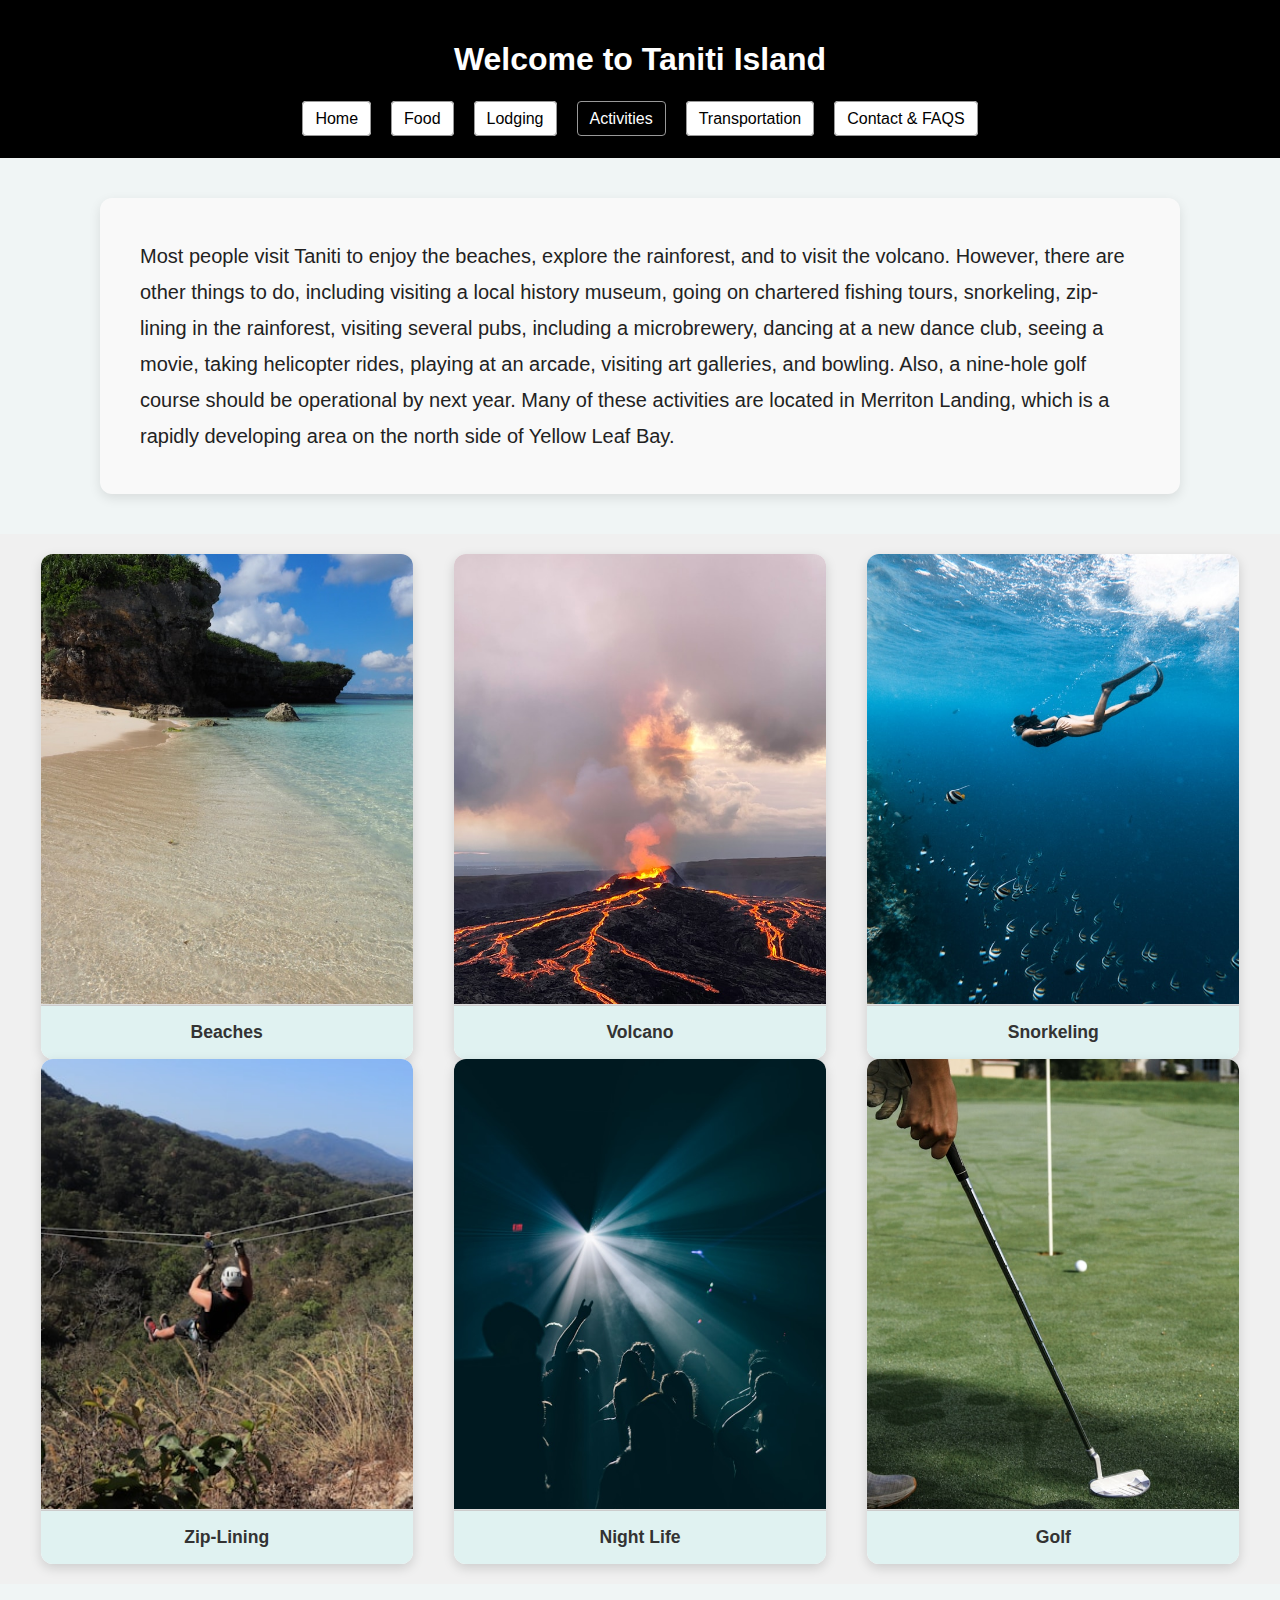
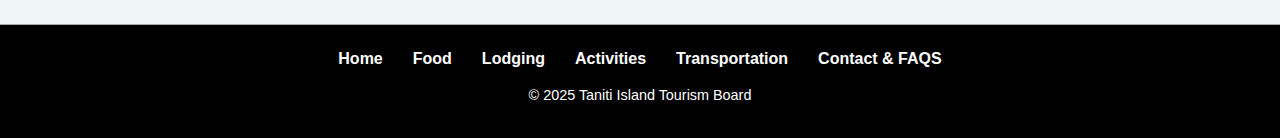
<file: activities.html>
<!DOCTYPE html>
<html lang="en">
  <head>
    <meta charset="UTF-8" />
    <meta name="viewport" content="width=device-width, initial-scale=1.0" />
    <title>Activities</title>

    <link rel="stylesheet" href="styles.css" />
  </head>
  <body>
    <!-- Header -->
    <div class="page-wrapper">
      <header class="header-container">
        <h1 class="title">Welcome to Taniti Island</h1>
        <nav>
          <ul class="nav-menu">
            <li><a href="index.html">Home</a></li>
            <li><a href="food.html">Food</a></li>
            <li><a href="lodging.html">Lodging</a></li>
            <li><a href="activities.html" class="active">Activities</a></li>
            <li><a href="transportation.html">Transportation</a></li>
            <li><a href="contact_faqs.html">Contact & FAQS</a></li>
          </ul>
        </nav>
      </header>
      <div class="info-box">
        Most people visit Taniti to enjoy the beaches, explore the rainforest, and to visit the volcano. However, there are other things to do, including visiting a local history museum, going on chartered fishing tours, snorkeling, zip-lining in the rainforest, visiting several pubs, including a microbrewery, dancing at a new dance club, seeing a movie, taking helicopter rides, playing at an arcade, visiting art galleries, and bowling. Also, a nine-hole golf course should be operational by next year. Many of these activities are located in Merriton Landing, which is a rapidly developing area on the north side of Yellow Leaf Bay.
      </div>
      <section class="activities">
        <div class="food-column">
          <div class="card">
            <div class="activities-card-container">
              <img
                src="assets/beach.jpg"
                alt="local food"
                class="activities-images"
              />
            </div>
            <div class="food-label">Beaches</div>
          </div>
        </div>
        <div class="food-column">
          <div class="card">
            <div class="activities-card-container">
              <img
                src="assets/volcano.jpg"
                alt="cheeseburger and fries"
                class="activities-images"
              />
            </div>
            <div class="food-label">Volcano</div>
          </div>
        </div>
        <div class="food-column">
          <div class="card">
            <div class="activities-card-container">
              <img
                src="assets/snorkeling.jpg"
                alt="pan-asian food"
                class="activities-images"
              />
            </div>
            <div class="food-label">Snorkeling</div>
          </div>
        </div>
        <!--  -->
        <div class="food-column">
          <div class="card">
            <div class="activities-card-container">
              <img
                src="assets/zip-line.jpg"
                alt="pan-asian food"
                class="activities-images"
              />
            </div>
            <div class="food-label">Zip-Lining</div>
          </div>
        </div>
        <!--  -->
        <div class="food-column">
          <div class="card">
            <div class="activities-card-container">
              <img
                src="assets/dance_club.jpg"
                alt="pan-asian food"
                class="activities-images"
              />
            </div>
            <div class="food-label">Night Life</div>
          </div>
        </div>
        <!--  -->
        <div class="food-column">
          <div class="card">
            <div class="activities-card-container">
              <img
                src="assets/golf.jpg"
                alt="pan-asian food"
                class="activities-images"
              />
            </div>
            <div class="food-label">Golf</div>
          </div>
        </div>
        
      </section>
    </div>
    </div>
    <footer>
      <ul class="footer-menu">
        <li><a href="index.html">Home</a></li>
        <li><a href="food.html">Food</a></li>
        <li><a href="lodging.html">Lodging</a></li>
        <li><a href="activities.html">Activities</a></li>
        <li><a href="transportation.html">Transportation</a></li>
        <li><a href="contact_faqs.html">Contact & FAQS</a></li>
      </ul>
      <p class="footer-note">© 2025 Taniti Island Tourism Board</p>
    </footer>
  </body>
</html>
</file>
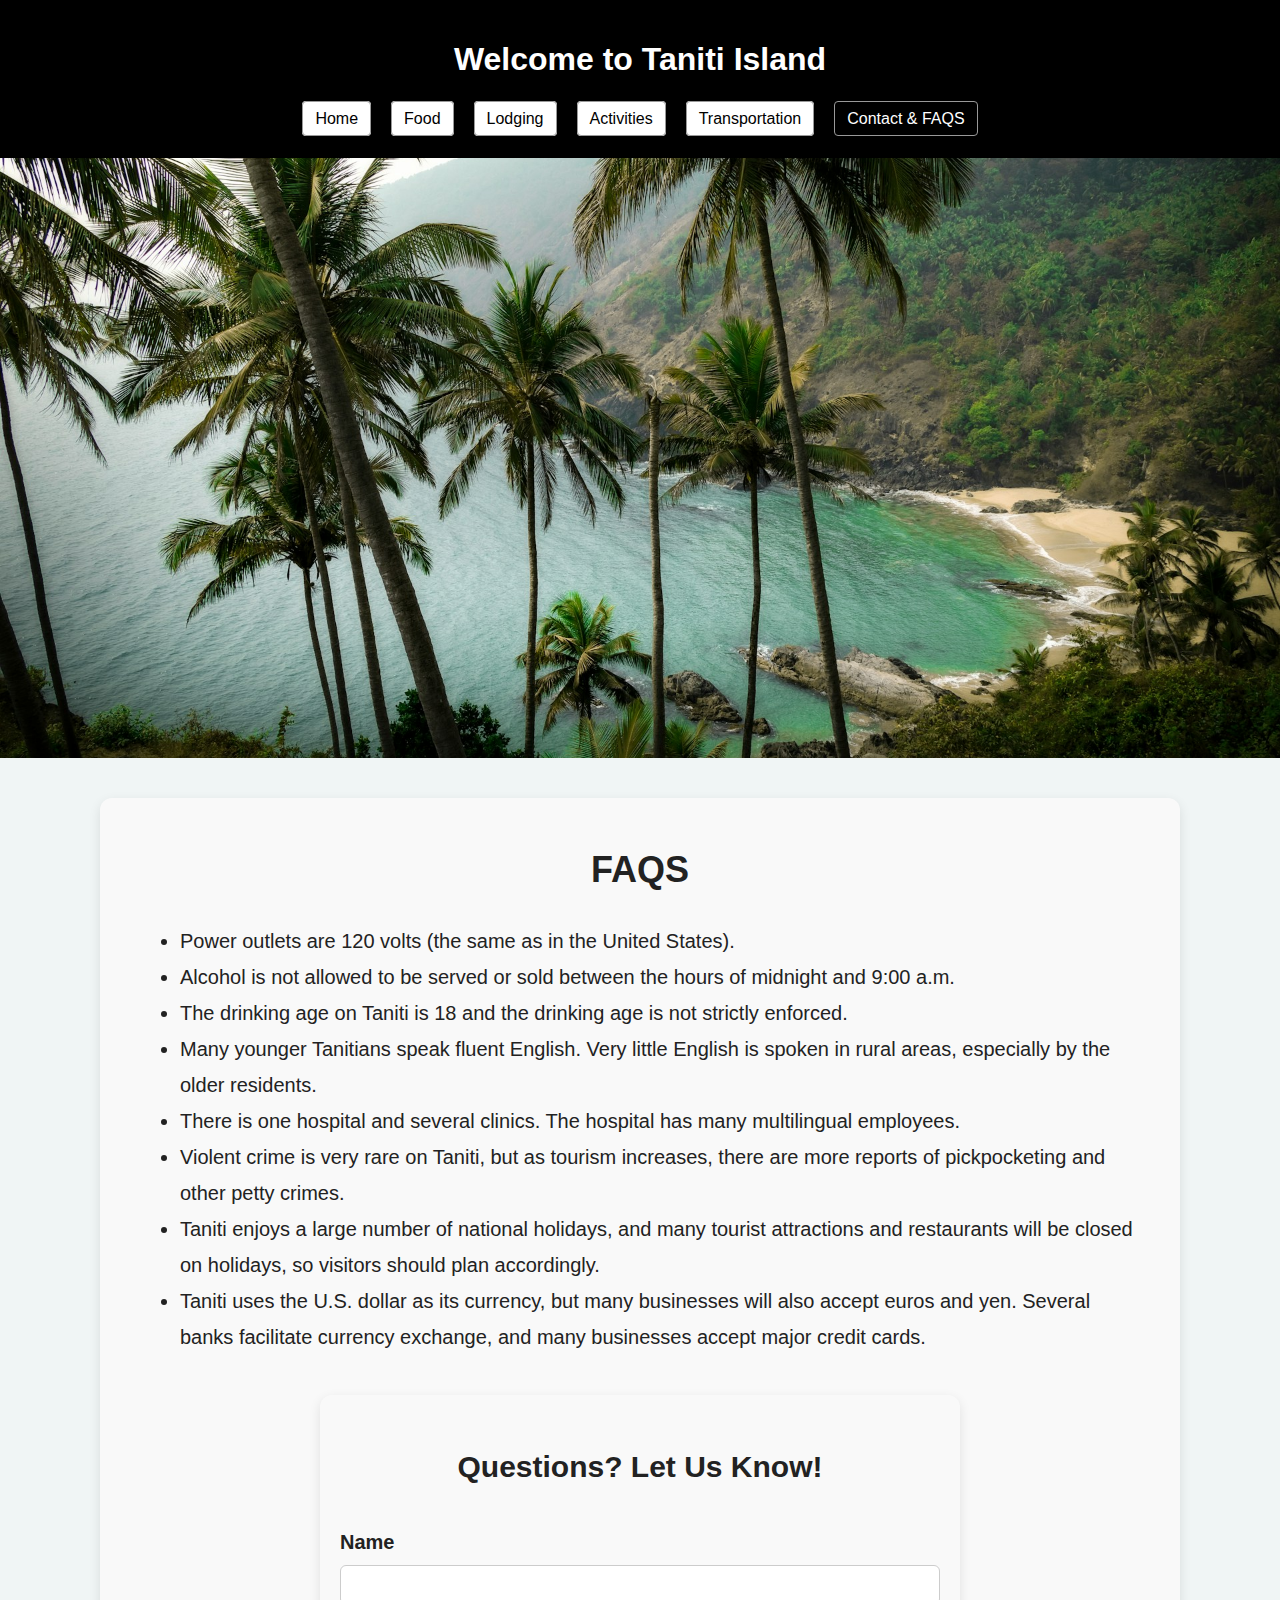
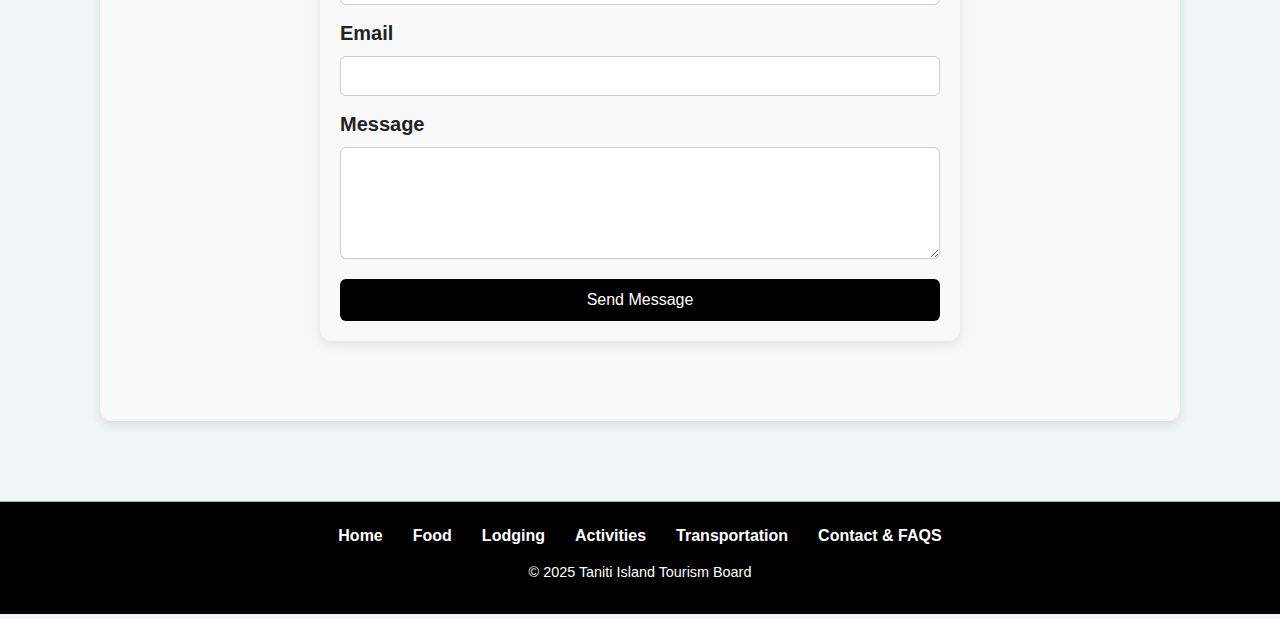
<file: contact_faqs.html>
<!DOCTYPE html>
<html lang="en">
  <head>
    <meta charset="UTF-8" />
    <meta name="viewport" content="width=device-width, initial-scale=1.0" />
    <title>Contact & FAQS</title>

    <link rel="stylesheet" href="styles.css" />
  </head>
  <body>
    <!-- Header -->
    <div class="page-wrapper">
      <header class="header-container">
        <h1 class="title">Welcome to Taniti Island</h1>
        <nav>
          <ul class="nav-menu">
            <li><a href="index.html">Home</a></li>
            <li><a href="food.html">Food</a></li>
            <li><a href="lodging.html">Lodging</a></li>
            <li><a href="activities.html">Activities</a></li>
            <li><a href="transportation.html">Transportation</a></li>
            <li>
              <a href="contact_faqs.html" class="active">Contact & FAQS</a>
            </li>
          </ul>
        </nav>
      </header>

      <section class="home">
        <img
          src="assets/faqs_pic.jpg"
          autoplay
          muted
          loop
          playsinline
          class="faqs-image"
        />

        <div class="info-box">
          <div class="faqs-title">FAQS</div>
          <div>
            <ul>
              <li>Power outlets are 120 volts (the same as in the United States). </li>
              <li>Alcohol is not allowed to be served or sold between the hours of midnight and 9:00 a.m. </li>
              <li>The drinking age on Taniti is 18 and the drinking age is not strictly enforced.</li>
              <li>Many younger Tanitians speak fluent English. Very little English is spoken in rural areas, especially by the older residents.</li>              
              <li>There is one hospital and several clinics. The hospital has many multilingual employees. </li>
              <li>Violent crime is very rare on Taniti, but as tourism increases, there are more reports of pickpocketing and other petty crimes.  </li>
              <li>Taniti enjoys a large number of national holidays, and many tourist attractions and restaurants will be closed on holidays, so visitors should plan accordingly.</li>
              <li>Taniti uses the U.S. dollar as its currency, but many businesses will also accept euros and yen. Several banks facilitate currency exchange, and many businesses accept major credit cards.</li>
          </div> 
          <section class="contact-section">
            <h2>Questions? Let Us Know!</h2>
            <form class="contact-form" action="#">
              <label for="name">Name</label>
              <input type="text" id="name" name="name" required />
          
              <label for="email">Email</label>
              <input type="email" id="email" name="email" required />
          
              <label for="message">Message</label>
              <textarea id="message" name="message" rows="5" required></textarea>
          
              <button >Send Message</button>
            </form>
          </section>       
        </div>

        <!--  -->
       
    </div>
    <footer>
      <ul class="footer-menu">
        <li><a href="index.html">Home</a></li>
        <li><a href="food.html">Food</a></li>
        <li><a href="lodging.html">Lodging</a></li>
        <li><a href="activities.html">Activities</a></li>
        <li><a href="transportation.html">Transportation</a></li>
        <li><a href="contact_faqs.html">Contact & FAQS</a></li>
      </ul>
      <p class="footer-note">© 2025 Taniti Island Tourism Board</p>
    </footer>
  </body>
</html>
</file>
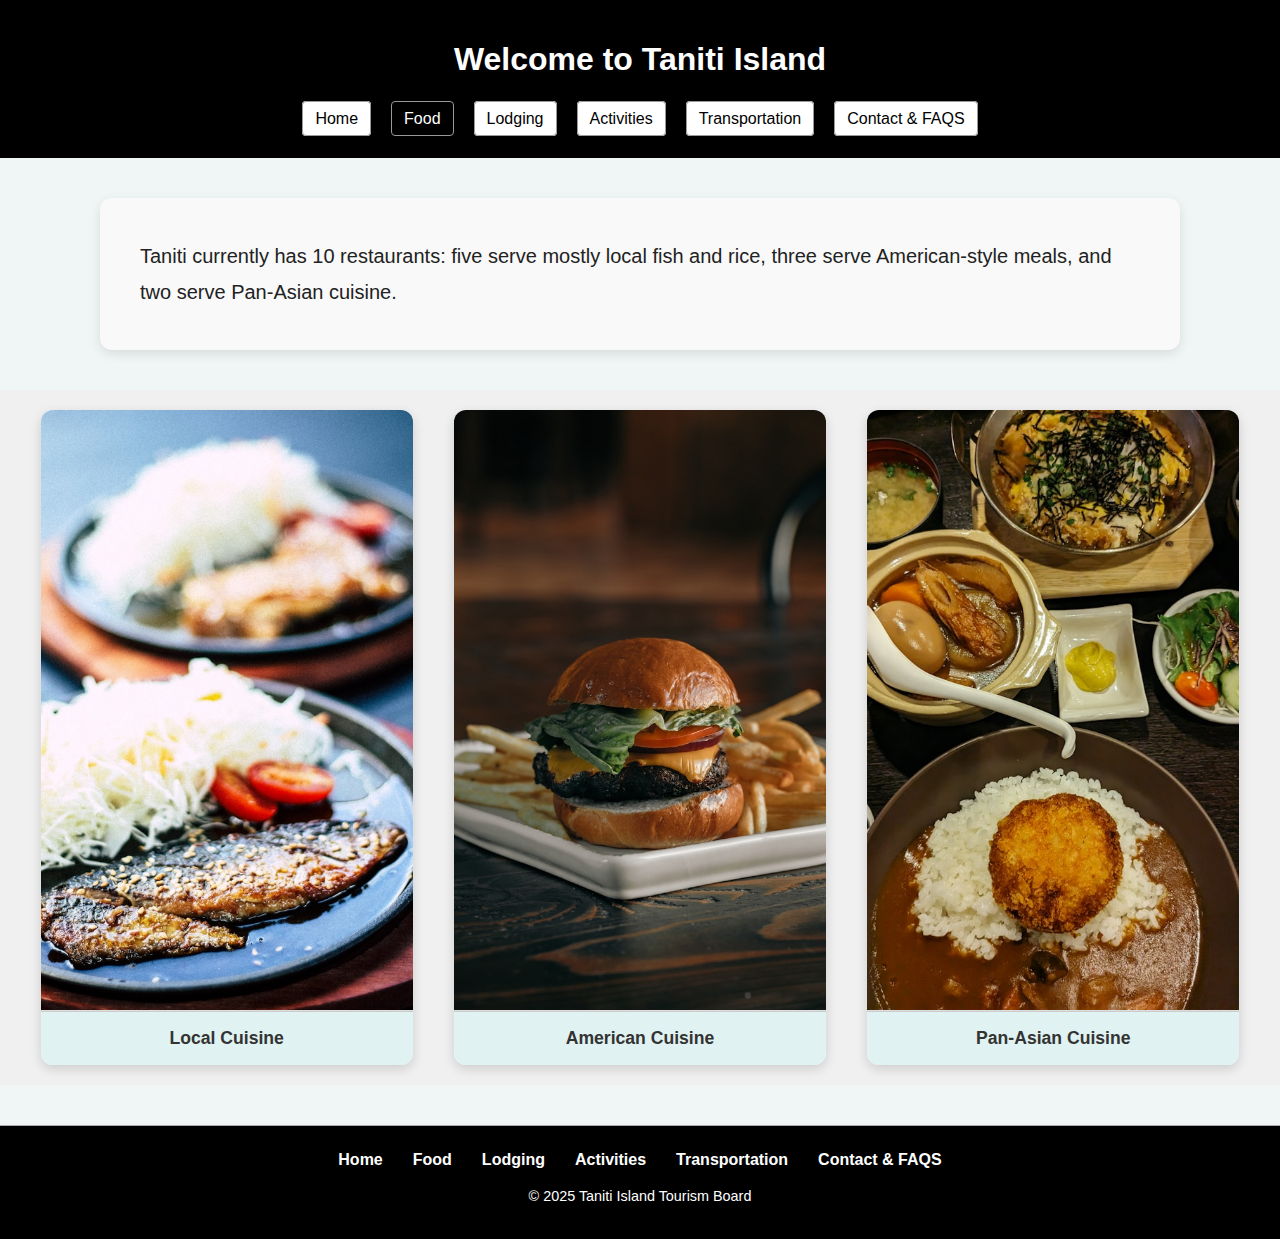
<file: food.html>
<!DOCTYPE html>
<html lang="en">
  <head>
    <meta charset="UTF-8" />
    <meta name="viewport" content="width=device-width, initial-scale=1.0" />
    <title>Food</title>
    <link rel="stylesheet" href="styles.css" />
  </head>

  <body>
    <!-- Header -->
    <div class="page-wrapper">
      <header class="header-container">
        <h1 class="title">Welcome to Taniti Island</h1>
        <nav>
          <ul class="nav-menu">
            <li><a href="index.html">Home</a></li>
            <li><a href="food.html" class="active">Food</a></li>
            <li><a href="lodging.html">Lodging</a></li>
            <li><a href="activities.html">Activities</a></li>
            <li><a href="transportation.html">Transportation</a></li>
            <li><a href="contact_faqs.html">Contact & FAQS</a></li>
          </ul>
        </nav>
      </header>
      <!-- Food Page Layout -->
      <div class="info-box">
        Taniti currently has 10 restaurants: five serve mostly local fish and
        rice, three serve American-style meals, and two serve Pan-Asian cuisine.
      </div>
      <section class="food">
        <div class="food-column">
          <div class="card">
            <div class="image-placeholder">
              <img
                src="assets/fish_rice_food.jpg"
                alt="local food"
                class="food-image"
              />
            </div>
            <div class="food-label">Local Cuisine</div>
          </div>
        </div>
        <div class="food-column">
          <div class="card">
            <div class="image-placeholder">
              <img
                src="assets/american_food.jpg"
                alt="cheeseburger and fries"
                class="food-image"
              />
            </div>
            <div class="food-label">American Cuisine</div>
          </div>
        </div>
        <div class="food-column">
          <div class="card">
            <div class="image-placeholder">
              <img
                src="assets/pan_asian_food.jpg"
                alt="pan-asian food"
                class="food-image"
              />
            </div>
            <div class="food-label">Pan-Asian Cuisine</div>
          </div>
        </div>
      </section>
    </div>
      <footer>
        <ul class="footer-menu">
          <li><a href="index.html">Home</a></li>
          <li><a href="food.html">Food</a></li>
          <li><a href="lodging.html">Lodging</a></li>
          <li><a href="activities.html">Activities</a></li>
          <li><a href="transportation.html">Transportation</a></li>
          <li><a href="contact_faqs.html">Contact & FAQS</a></li>
        </ul>
        <p class="footer-note">© 2025 Taniti Island Tourism Board</p>
      </div>
      </footer>
  </body>
</html>
</file>
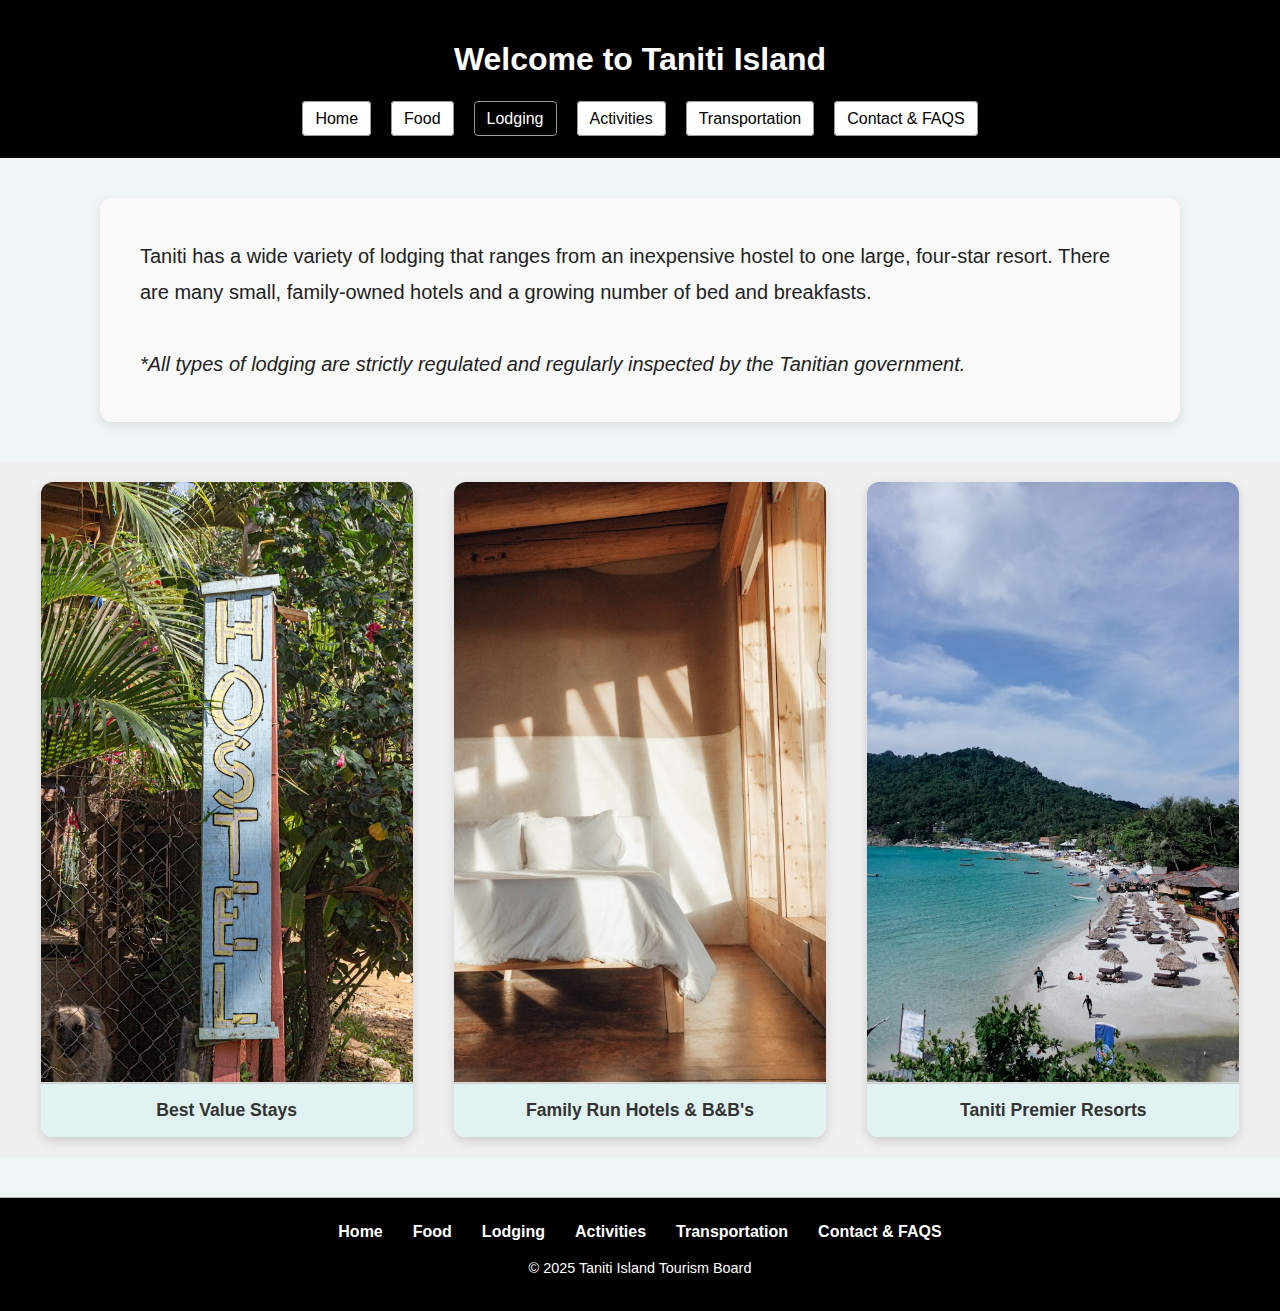
<file: lodging.html>
<!DOCTYPE html>
<html lang="en">
  <head>
    <meta charset="UTF-8" />
    <meta name="viewport" content="width=device-width, initial-scale=1.0" />
    <title>Lodging</title>

    <link rel="stylesheet" href="styles.css" />
  </head>
  <body>
    <!-- Header -->
    <div class="page-wrapper">
      <header class="header-container">
        <h1 class="title">Welcome to Taniti Island</h1>
        <nav>
          <ul class="nav-menu">
            <li><a href="index.html">Home</a></li>
            <li><a href="food.html">Food</a></li>
            <li><a href="lodging.html" class="active">Lodging</a></li>
            <li><a href="activities.html">Activities</a></li>
            <li><a href="transportation.html">Transportation</a></li>
            <li><a href="contact_faqs.html">Contact & FAQS</a></li>
          </ul>
        </nav>
      </header>
      <div class="info-box">
        Taniti has a wide variety of lodging that ranges from an inexpensive hostel to one large, four-star resort. There are many small, family-owned hotels and a growing number of bed and breakfasts. 
        <br>
        <br>
        <i>*All types of lodging are strictly regulated and regularly inspected by the Tanitian government.
        </div></i>
      <section class="food">
        <div class="food-column">
          <div class="card">
            <div class="image-placeholder">
              <img
                src="assets/hostel.jpg"
                alt="local food"
                class="food-image"
              />
            </div>
            <div class="food-label">Best Value Stays</div>
          </div>
        </div>
        <div class="food-column">
          <div class="card">
            <div class="image-placeholder">
              <img
                src="assets/bed_and_breakfast_hotel.jpg"
                alt="cheeseburger and fries"
                class="food-image"
              />
            </div>
            <div class="food-label">Family Run Hotels & B&B's</div>
          </div>
        </div>
        <div class="food-column">
          <div class="card">
            <div class="image-placeholder">
              <img
                src="assets/island_resort.jpg"
                alt="pan-asian food"
                class="food-image"
              />
            </div>
            <div class="food-label">Taniti Premier Resorts </div>
          </div>
        </div>
      </section>
    </div>
    </div>
    <footer>
      <ul class="footer-menu">
        <li><a href="index.html">Home</a></li>
        <li><a href="food.html">Food</a></li>
        <li><a href="lodging.html">Lodging</a></li>
        <li><a href="activities.html">Activities</a></li>
        <li><a href="transportation.html">Transportation</a></li>
        <li><a href="contact_faqs.html">Contact & FAQS</a></li>
      </ul>
      <p class="footer-note">© 2025 Taniti Island Tourism Board</p>
    </footer>
  </body>
</html>
</file>
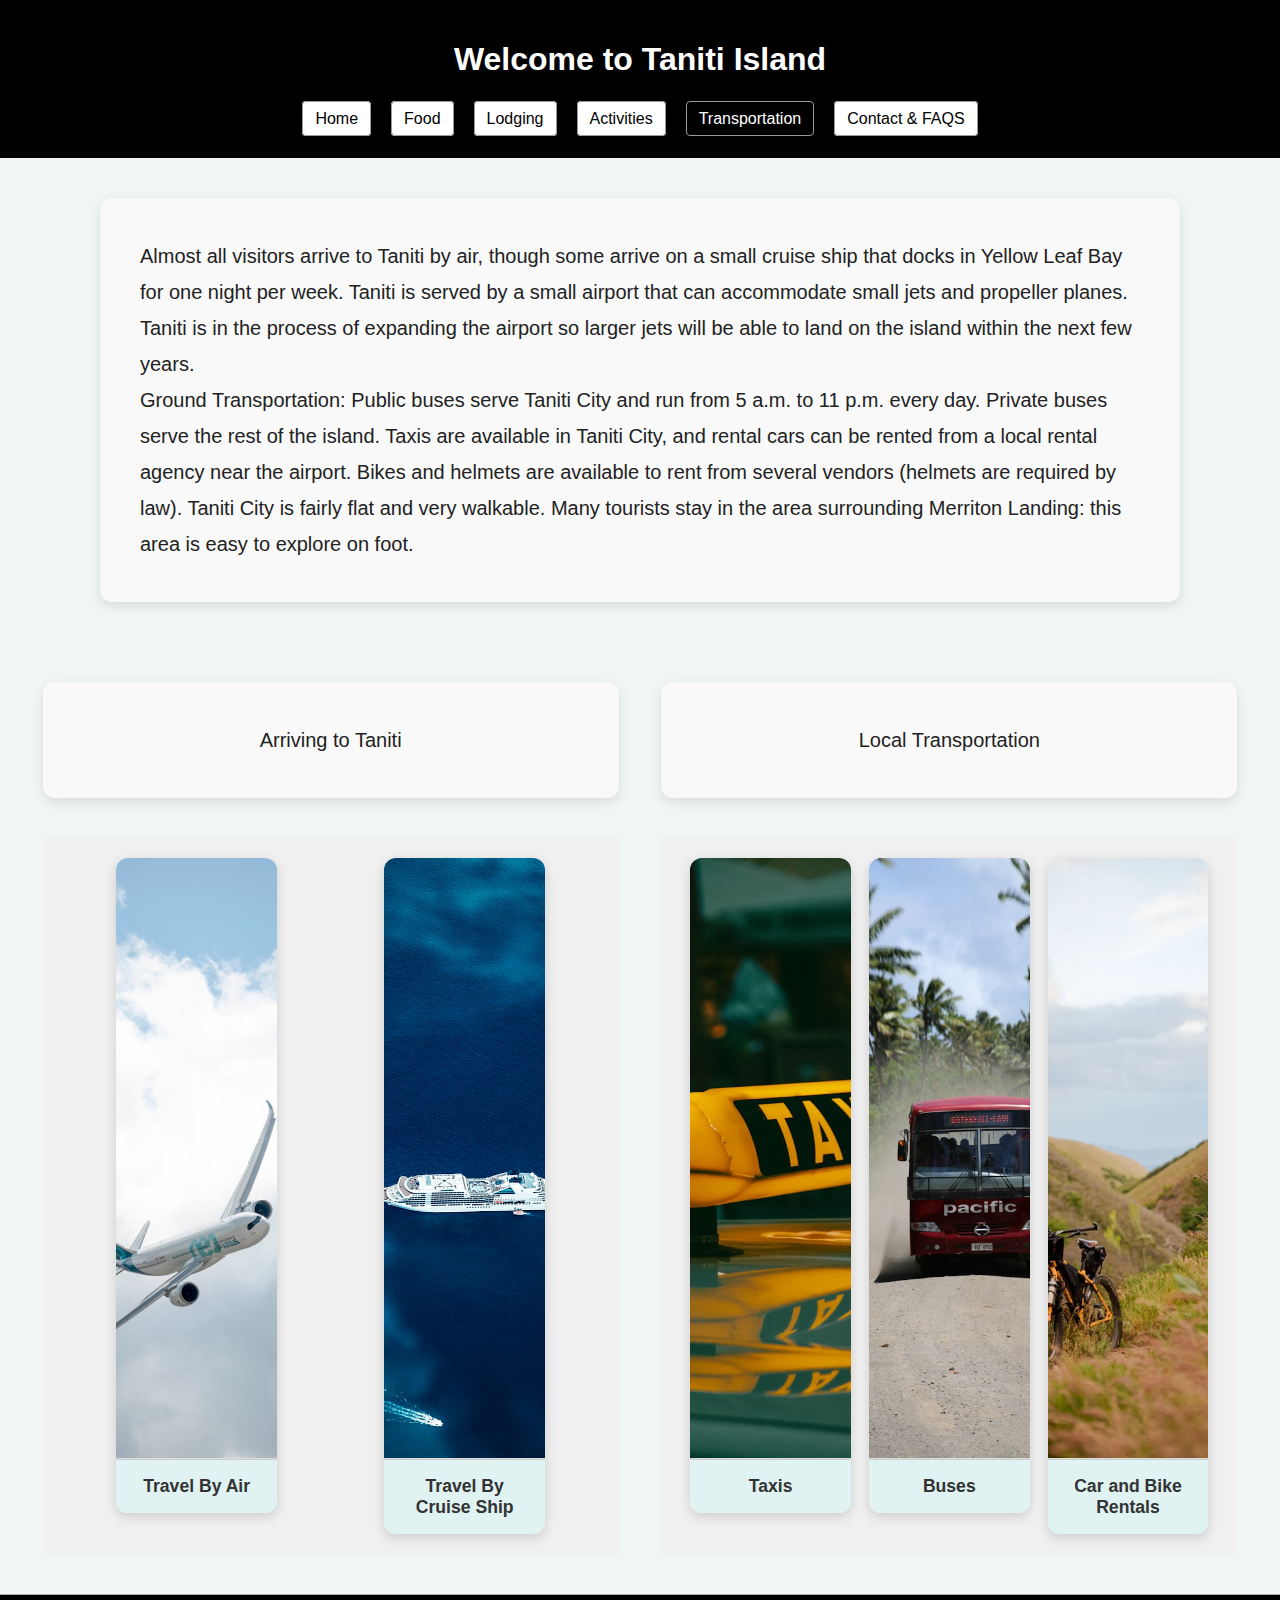
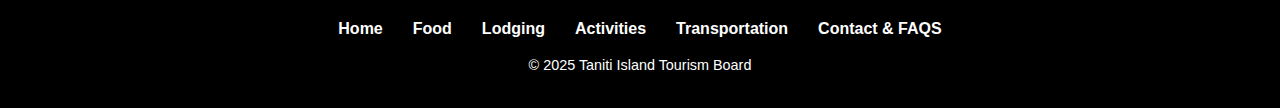
<file: transportation.html>
<!DOCTYPE html>
<html lang="en">
  <head>
    <meta charset="UTF-8" />
    <meta name="viewport" content="width=device-width, initial-scale=1.0" />
    <title>Transportation</title>

    <link rel="stylesheet" href="styles.css" />
  </head>
  <body>
    <!-- Header -->
    <div class="page-wrapper">
      <header class="header-container">
        <h1 class="title">Welcome to Taniti Island</h1>
        <nav>
          <ul class="nav-menu">
            <li><a href="index.html">Home</a></li>
            <li><a href="food.html" >Food</a></li>
            <li><a href="lodging.html">Lodging</a></li>
            <li><a href="activities.html">Activities</a></li>
            <li><a href="transportation.html" class="active">Transportation</a></li>
            <li><a href="contact_faqs.html">Contact & FAQS</a></li>
          </ul>
        </nav>
      </header>
      <!-- Food Page Layout -->
      <div class="info-box">
        Almost all visitors arrive to Taniti by air, though some arrive on a
        small cruise ship that docks in Yellow Leaf Bay for one night per week.
        Taniti is served by a small airport that can accommodate small jets and
        propeller planes. Taniti is in the process of expanding the airport so
        larger jets will be able to land on the island within the next few
        years.
        <br>
        Ground Transportation: Public buses serve Taniti City and run from 5 a.m. to 11 p.m. every day. Private buses serve the rest of the island. Taxis are available in Taniti City, and rental cars can be rented from a local rental agency near the airport. Bikes and helmets are available to rent from several vendors (helmets are required by law). Taniti City is fairly flat and very walkable. Many tourists stay in the area surrounding Merriton Landing: this area is easy to explore on foot.
      </div>
      <!-- transpo section -->
      <section class="transpo-container">
        <div class="arriving">
      <div class="transpo-title">Arriving to Taniti</div>
      <section class="food">
        <div class="food-column">
          <div class="card">
            <div class="image-placeholder">
              <img
                src="assets/airplane.jpg"
                alt="Airplane"
                class="transpo-image"
              />
            </div>
            <div class="food-label">Travel By Air</div>
          </div>
        </div>
        <!--  -->
        <div class="food-column">
          <div class="card">
            <div class="image-placeholder">
              <img
                src="assets/cruise_ship.jpg"
                alt="Cruise Ship"
                class="transpo-image"
              />
            </div>
            <div class="food-label">Travel By Cruise Ship</div>
          </div>
        </div>
      </section>
    </div>
    <!--  -->
    <div class="arriving">

      <div class="transpo-title">Local Transportation</div>
      <section class="food">
        <div class="food-column">
          <div class="card">
            <div class="image-placeholder">
              <img
                src="assets/taxi.jpg"
                alt="taxi sign"
                class="transpo-image"
              />
            </div>
            <div class="food-label">Taxis</div>
          </div>
        </div>
        <!--  -->
        <div class="food-column">
          <div class="card">
            <div class="image-placeholder">
              <img
                src="assets/bus.jpg"
                alt="bus"
                class="transpo-image"
              />
            </div>
            <div class="food-label">Buses</div>
          </div>
        </div>
        <!--  -->
        <div class="food-column">
          <div class="card">
            <div class="image-placeholder">
              <img
                src="assets/bike.jpg"
                alt="bicycle"
                class="transpo-image"
              />
            </div>
            <div class="food-label">Car and Bike Rentals</div>
          </div>
        </div>
  </div>
  </div>
  </section>
    <footer>
      <ul class="footer-menu">
        <li><a href="index.html">Home</a></li>
        <li><a href="food.html">Food</a></li>
        <li><a href="lodging.html">Lodging</a></li>
        <li><a href="activities.html">Activities</a></li>
        <li><a href="transportation.html">Transportation</a></li>
        <li><a href="contact_faqs.html">Contact & FAQS</a></li>
      </ul>
      <p class="footer-note">© 2025 Taniti Island Tourism Board</p>
    </footer>
  </body>
</html>
</file>
<file: styles.css>
/* body {
  font-family: Arial, sans-serif;
  margin: 0;
  padding: 0;
} */

.page-wrapper {
  flex: 1;
  display: flex;
  flex-direction: column;
}

main {
  flex: 1;
}

body {
  font-family: Arial, sans-serif;
  margin: 0;
  padding: 0;
  background-color: #f0f5f5; /* soft tropical tone */
  min-height: 100vh;
  display: flex;
  flex-direction: column;
}

.header-container {
  background-color: black;
  text-align: center;
  padding: 20px 10px;
}

.title {
  color: white;
}

/* ----- Nav Menu ----- */
.nav-menu {
  display: flex;
  justify-content: center;
  list-style: none;
  padding: 10px 0;
  background-color: black;
  margin: 0;
}

.nav-menu li {
  margin: 0 10px;
}

.nav-menu a {
  text-decoration: none;
  padding: 8px 12px;
  background: #fff;
  border: 1px solid #999;
  border-radius: 4px;
  color: black;
}

.nav-menu a.active,
.nav-menu a:hover {
  background: black;
  color: white;
}

.home {
  /* padding: 20px; */
  text-align: center;
}

.home-video {
  width: 100vw;
  height: 600px;
  object-fit: cover;
  display: block;
  margin: 0;
  padding: 0;
  border: none;
}

.info-box {
  background-color: #f9f9f9;
  color: #222;
  font-family: "Segoe UI", Arial, sans-serif;
  font-size: 1.25rem; /* Increased from 1.1rem */
  line-height: 1.8; /* Better spacing between lines */
  margin: 40px auto;
  padding: 40px; /* More breathing room */
  max-width: 1000px; /* Wider content box */
  border-radius: 12px;
  box-shadow: 0 4px 12px rgba(0, 0, 0, 0.1);
  text-align: left;
}

/* ----- Food ----- */

.food {
  display: flex;
  /* flex-direction: column; */
  justify-content: space-around;
  padding: 20px;
  background-color: #f0f0f0;
}

.activities {
  display: flex;
  /* flex-direction: column; */
  flex-wrap: wrap;
  justify-content: space-around;
  padding: 20px;
  background-color: #f0f0f0;
}
/* ---------------------------------------- */
.activities-card-container {
  height: 450px;
  width: 100%;
  background-color: #fff;
  border-bottom: 1px solid #ddd;
  margin: 0 auto;
}

.activities-images {
  height: 450px;
  width: 100%;
  object-fit: cover;
  display: block;
}
/* ------------------------------------------ */
.food-column {
  width: 30%;
  text-align: center;
}

.card {
  background-color: #ffffff;
  border-radius: 12px;
  box-shadow: 0 4px 12px rgba(0, 0, 0, 0.15);
  overflow: hidden;
  transition: transform 0.2s ease;
}

.card:hover {
  transform: translateY(-5px);
}

.image-placeholder {
  height: 600px;
  width: 100%;
  background-color: #fff;
  border-bottom: 1px solid #ddd;
  margin: 0 auto;
}

.food-image {
  height: 100%;
  width: 100%;
  object-fit: cover;
  display: block;
}

.food-label {
  padding: 16px;
  background-color: #e0f2f1;
  border-top: 1px solid #ccc;
  font-weight: bold;
  font-size: 1.1rem;
  color: #333;
}

/* --------------- Transportation --------------- */
.transpo-container {
  /* border: solid red; */
  display: flex;
  justify-content: space-evenly;
  /* flex-direction: column; */
}

.transpo-title {
  background-color: #f9f9f9;
  color: #222;
  font-family: "Segoe UI", Arial, sans-serif;
  font-size: 1.25rem; /* Increased from 1.1rem */
  line-height: 1.8; /* Better spacing between lines */
  margin: 40px auto;
  padding: 40px; /* More breathing room */
  max-width: 1000px; /* Wider content box */
  border-radius: 12px;
  box-shadow: 0 4px 12px rgba(0, 0, 0, 0.1);
  text-align: center;
}

.arriving {
  /* border: solid blue; */
  width: 45%;
}

.transpo-image {
  height: 100%;
  width: 100%;
  object-fit: cover;
  display: block;
}

/* --------------- Contact/Faqs --------------- */
.faqs-image {
  width: 100%;
  height: 600px;
  object-fit: cover;
  display: block;
  margin: 0;
  padding: 0;
  border: none;
}

.faqs-title {
  display: flex;
  justify-content: center;
  font-size: 36px;
  font-weight: bold;
}

/*  */
.contact-section {
  max-width: 600px;
  margin: 40px auto;
  padding: 20px;
  background-color: #f9f9f9;
  border-radius: 12px;
  box-shadow: 0 4px 12px rgba(0, 0, 0, 0.1);
  font-family: Arial, sans-serif;
}

.contact-section h2 {
  text-align: center;
  margin-bottom: 20px;
}

.contact-form {
  display: flex;
  flex-direction: column;
}

.contact-form label {
  margin: 10px 0 5px;
  font-weight: bold;
}

.contact-form input,
.contact-form textarea {
  padding: 10px;
  border: 1px solid #ccc;
  border-radius: 6px;
  font-size: 1rem;
}

.contact-form textarea {
  resize: vertical;
}

.contact-form button {
  margin-top: 20px;
  padding: 12px;
  background-color: #000;
  color: white;
  font-size: 1rem;
  border: none;
  border-radius: 6px;
  cursor: pointer;
}

.contact-form button:hover {
  background-color: #333;
}

/* --------------- Footer --------------- */
footer {
  background-color: black;
  padding: 20px 10px;
  text-align: center;
  border-top: 1px solid #aaa;
  margin-top: 40px;
}

.footer-menu {
  list-style: none;
  padding: 0;
  margin: 0 0 10px;
  display: flex;
  justify-content: center;
  flex-wrap: wrap;
}

.footer-menu li {
  margin: 5px 15px;
}

.footer-menu a {
  text-decoration: none;
  color: white;
  font-weight: bold;
}

.footer-menu a:hover {
  text-decoration: underline;
}

.footer-note {
  font-size: 0.9em;
  color: white;
}
</file>
